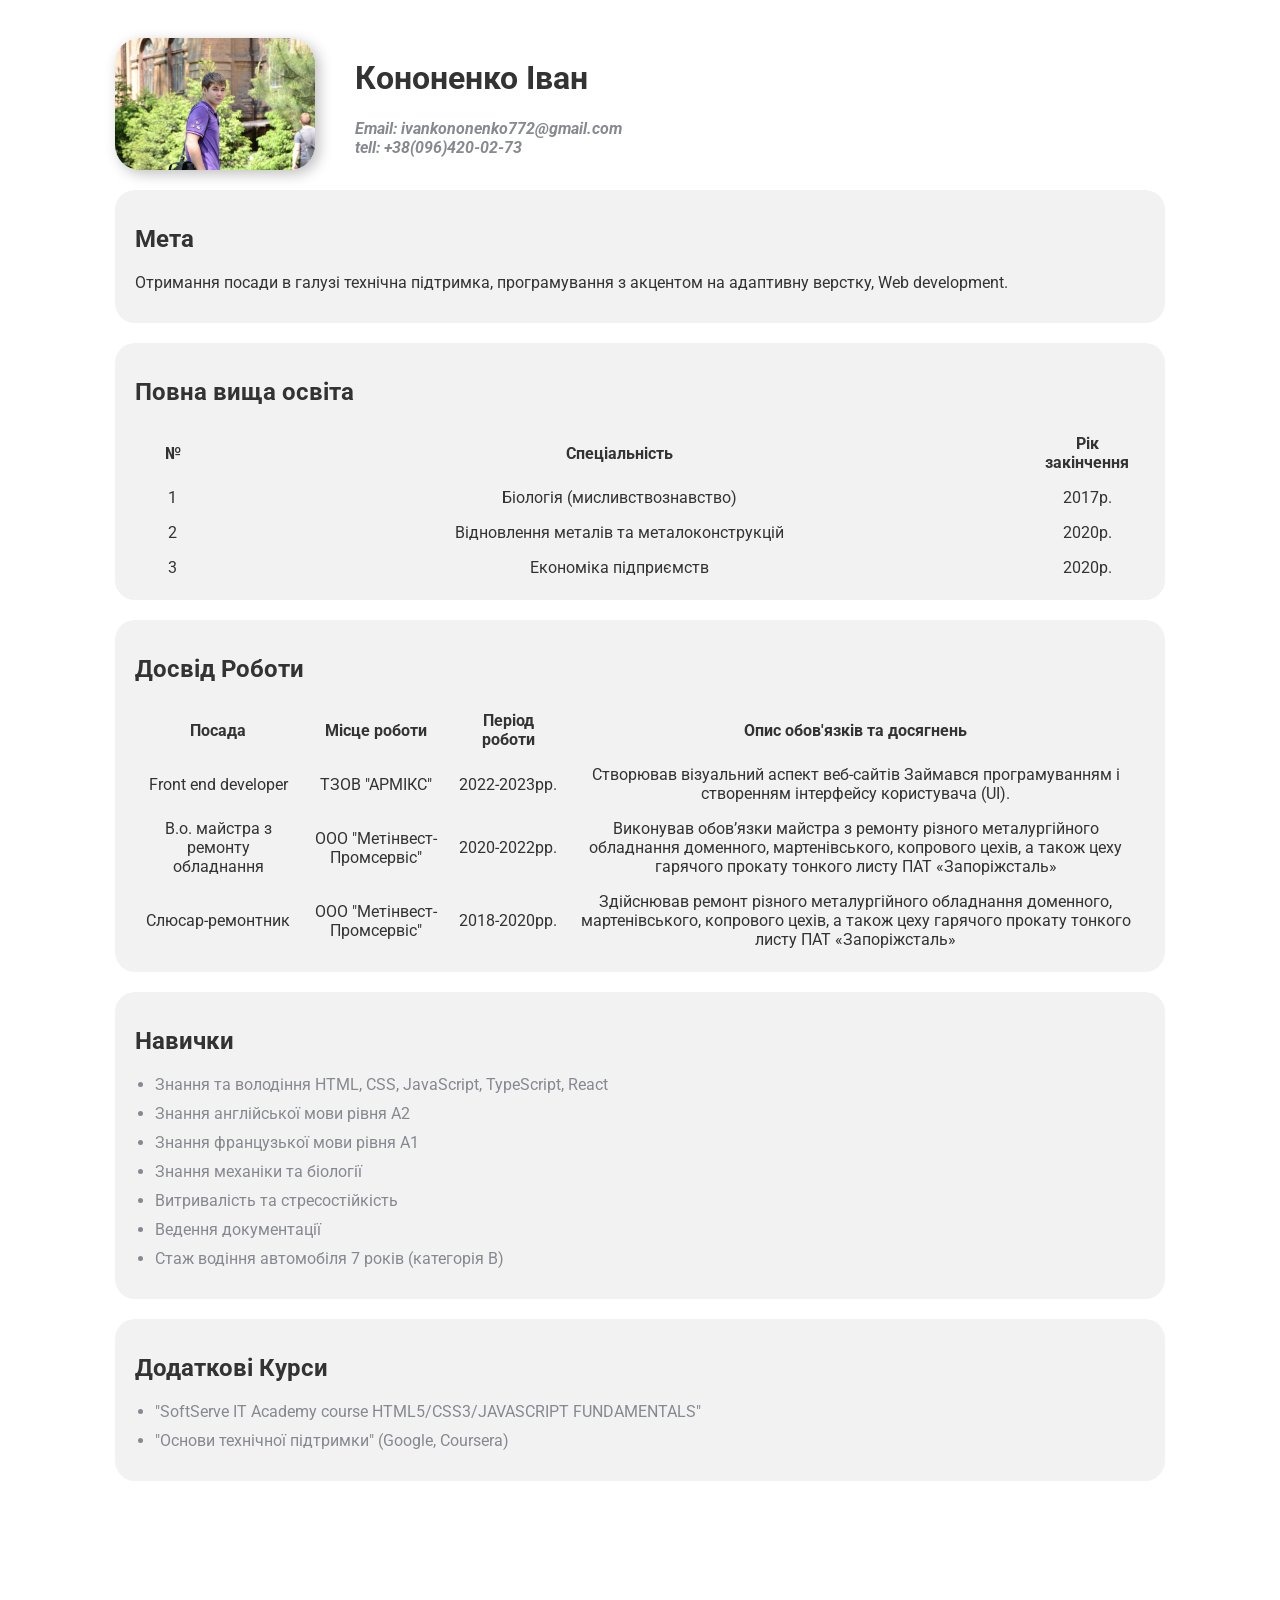
<file: index.html>
<!DOCTYPE html>
<html>
<head>
    <meta charset="UTF-8">
    <title>Salagar CV</title>
    <link rel="stylesheet" href="styles.css">
</head>
<body>  
    <div class="container">
        <div class="info">
            <img src="images.jpg"  alt="сдесь должно быть фото"
            class="avatar"/>
            <div class="info-text">
                <h1>Кононенко Іван</h1>
                <p>Email: <strong><a href="mailto:ivankononenko772@gmail.com">ivankononenko772@gmail.com</a></strong></p>
                <p>tell: <strong>+38(096)420-02-73</strong></p>
            </div>
        </div>
        <div class="card bg">
            <h2>Мета</h2>
            <p>Отримання посади в галузі технічна підтримка, програмування з акцентом на адаптивну верстку, Web development.</p>
        </div>
        <div class="card bg">
            <h2>Повна вища освіта</h2>
            <table class="table">
                <tr>
                    <th>№</th>
                    <th>Спеціальність</th>
                    <th>Рік закінчення </th>
                </tr>
                <tr>
                    <td>1</td>
                    <td>Біологія (мисливствознавство)</td>
                    <td >2017р.</td>
                    
                </tr>
                <tr>
                    <td>2</td>
                    <td>Відновлення металів та металоконструкцій</td>
                    <td>2020р.</td>
                </tr>
                <tr>
                    <td>3</td>
                    <td>Економіка підприємств</td>
                    <td>2020р.</td>
                </tr>
            </table>
        </div>   
        <div class="card bg">
            <h2>Досвід Роботи</h2>
            <table class="table">
                <tr>
                    <th>Посада</th>
                    <th>Місце роботи</th>
                    <th>Період роботи</th>
                    <th colspan="2">Oпис обов'язків та досягнень</th>
                </tr>
                <tr>
                    <td>Front end developer</td>
                    <td>ТЗОВ "АРМІКС"</td>
                    <td>2022-2023рр.</td>
                    <td colspan="2">Створював візуальний аспект веб-сайтів Займався програмуванням і створенням інтерфейсу користувача (UI).</td>   
                </tr>
                <tr>
                    <td>В.о. майстра з ремонту обладнання</td>
                    <td>ООО "Метінвест-Промсервіс"</td>
                    <td>2020-2022рр.</td>
                    <td colspan="2">Виконував обов’язки майстра з ремонту різного металургійного обладнання доменного, мартенівського, копрового цехів, а також цеху гарячого прокату тонкого листу ПАТ «Запоріжсталь»</td>   

                </tr>
                <tr>
                    <td>Слюсар-ремонтник</td>
                    <td>ООО "Метінвест-Промсервіс"</td>
                    <td>2018-2020рр.</td>
                    <td colspan="2">Здійснював ремонт різного металургійного обладнання доменного, мартенівського, копрового цехів, а також цеху гарячого прокату тонкого листу ПАТ «Запоріжсталь»</td>   
                </tr>
            </table>
        </div>    
        <div class="card bg">
            <h2>Навички</h2>
                <ul class="list">
                    <li>Знання та володіння HTML, CSS, JavaScript, TypeScript, React</li>
                    <li>Знання англійської мови рівня А2</li>
                    <li>Знання французької мови рівня А1</li>
                    <li>Знання механіки та біології</li>
                    <li>Витривалість та стресостійкість</li>
                    <li>Ведення документації</li>
                    <li>Стаж водіння автомобіля 7 років (категорія В)</li>
                </ul>
        </div> 
        <div class="card bg">
            <h2>Додаткові Курси</h2>
            <ul class="list">
                <li>"SoftServe IT Academy course HTML5/CSS3/JAVASCRIPT FUNDAMENTALS"</li>
                <li>"Основи технічної підтримки" (Google, Coursera)</li>
            </ul>
        </div> 
        <div style="margin-bottom: 500px;"> </div>
    </div>
</body>
</html>
</file>
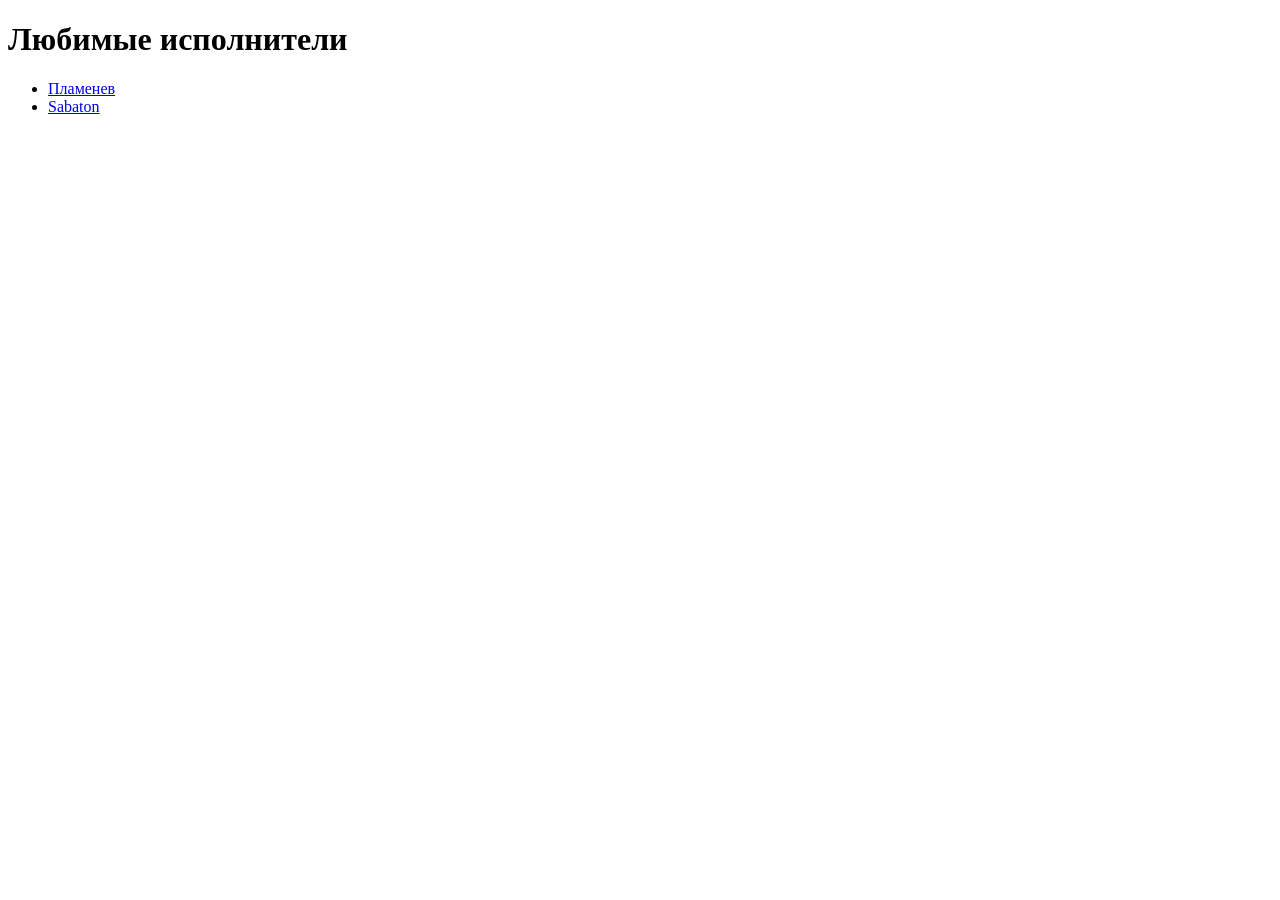
<file: Исполнители.html>
<!DOCTYPE html>
<html>
<head>
    <meta charset="UTF-8">
    <title>Исполнители</title>
</head>
<body>
    <h1>Любимые исполнители</h1>
    <ul>
        <li> <a href="https://www.youtube.com/user/Plamenev" target="_blank">Пламенев</li>
        <li> <a href="https://www.youtube.com/channel/UCjQhd1APsd5NQhiVZV7GYzg" target="_blank">Sabaton</li>
    </ul>
</body>
</file>
<file: styles.css>
@import url('https://fonts.googleapis.com/css2?family=Roboto:ital@1&display=swap');
body {background-color: #FFFFFF;
    color: #333333;
    font-size: 16px;
    font-weight: normal;
    font-family: 'Roboto', sans-serif;}

    .avatar {
        width: 200px;
        border-radius: 25px;
        box-shadow: 4px 4px 14px rgba(0, 0, 0, 0.25);
    }

    a {
        color: #86898f;
        text-decoration: none;
    }
    
    a:hover {
        color: #333333;
        text-decoration: underline;
    }
    

    .info {
        display: flex;
        margin-bottom: 20px;
    }

    @media (max-width: 700px) {
        .info {
            text-align: center;
            display: flex;
        }
    }

    .info-text {
        margin-left: 40px;
    }

    .info-text h4 {
        margin-left: 10px;
    }

    .info p {
        color: #86898f;
        margin: 0;
        font-style: italic;
        font-weight: bold;
        text-decoration: none;
    }

    /*Box Model*/
    .container {
        max-width: 1050px;
        margin: auto;
        padding-top: 30px;
    }

    .bg {
        background: #F2F2F2;   
    }
    
    .card {
        padding: 15px 20px;
        margin-bottom: 20px;
        border-radius: 20px;
    }

    .card h2 {
        margin-bottom: 20px;
    }

    .list {
        padding: 0 20px;
    }

    .list li {
        color: #86898f;
        margin-bottom: 10px;
        border-bottom: 1px ;
    }

    .table {
        width: 100%;
        border-collapse: collapse;
    }
    
    .table th, .table td {
        padding: 8px;
        text-align: center;
    }
    
    .table th:nth-child(3) {
        width: 100px;
    }
    
    .table th:nth-child(4) {
        width: 200px; 
    }
    
    .link-list {
        list-style: none;
        padding: 0;
    }

    .link-list li {
        margin-bottom: 10px;
        padding-bottom: 5px;
        border-bottom: 1px solid #ccc
    }

    .form-group {
        display: block;
        form-size: 14px;
        color:#86898f
    }

    .form-group input,
    .form-group textarea{
        width: 100%;
        box-sizing: border-box;
        border: none;
        background: transparent;
        border-bottom: 1px solid #ccc;
        color: #000;
        padding: 15px 0 10px;
        outline: none;
        font-family: inherit;
    }

    .row {
        display: flex;
        margin-bottom: 20px;
    }

    .row > .form-group {
        width: 50%;
        margin-right: 20px;
    }

    .row > .form-group last-child {
        margin-rigth: 0;
    }

    .btn{
        color: #111;
        padding: 15px 20px;
        color: #fff;
        border: none;
        font-family: inherit;
        cursor: pointer
    }

    .btn:hover {
        opacity: 0.9;
    }
</file>
